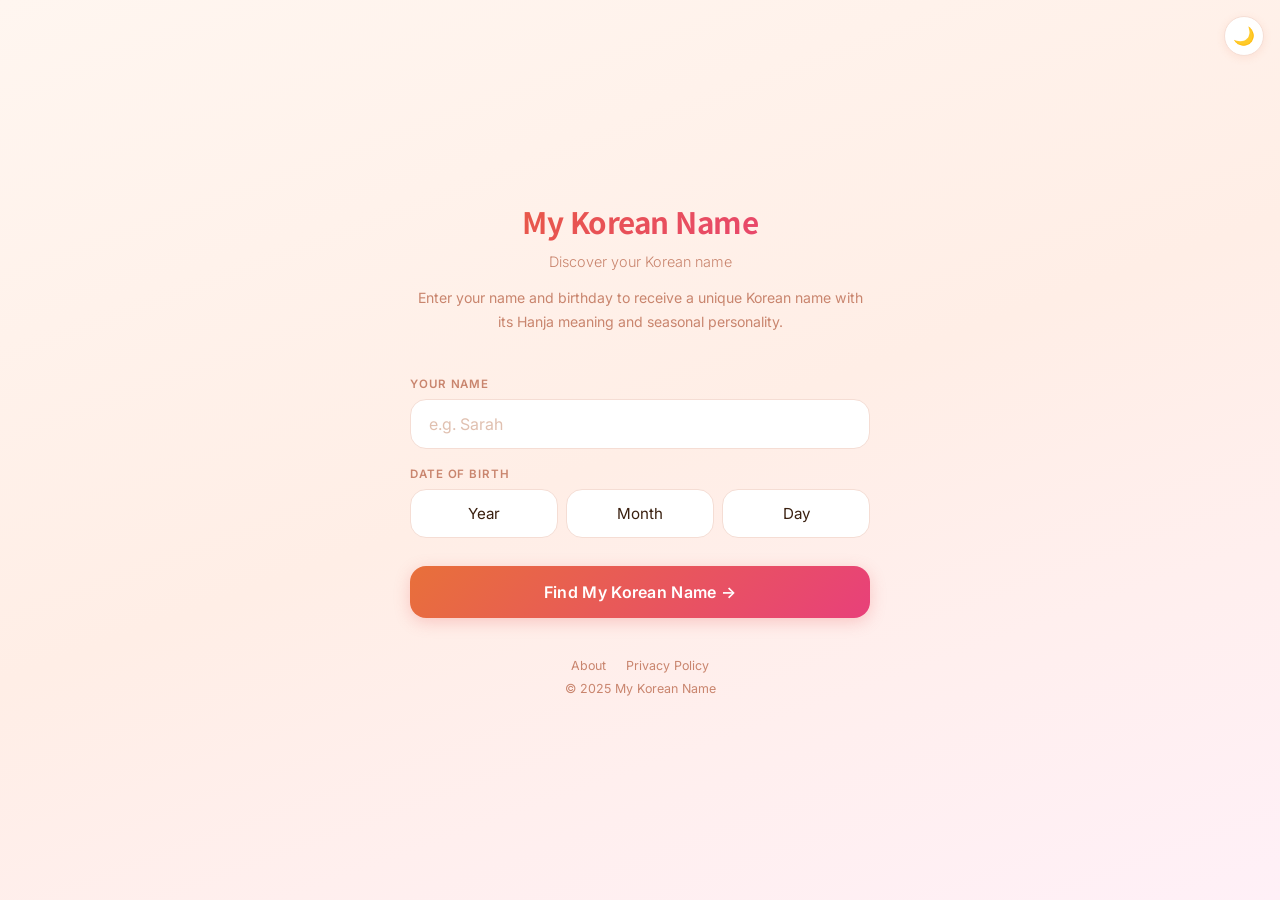
<file: index.html>
<!DOCTYPE html>
<html lang="en">
<head>
  <meta charset="UTF-8">
  <meta name="viewport" content="width=device-width, initial-scale=1.0">
  <title>나의 한국어 이름은 | My Korean Name</title>
  <meta name="description" content="Discover your unique Korean name based on your name and birthday. Free, instant, and rooted in authentic Korean naming traditions.">
  <meta name="google-adsense-account" content="ca-pub-4708598194116747">
  <meta property="og:title" content="My Korean Name — 나의 한국어 이름은">
  <meta property="og:description" content="Find your unique Korean name based on your name and birthday. Each name uses real Korean syllables with Hanja meanings.">
  <meta property="og:type" content="website">
  <meta name="twitter:card" content="summary">
  <meta name="twitter:title" content="My Korean Name — 나의 한국어 이름은">
  <meta name="twitter:description" content="Find your unique Korean name based on your name and birthday. Each name uses real Korean syllables with Hanja meanings.">
  <link rel="stylesheet" href="css/style.css">
  <script async src="https://pagead2.googlesyndication.com/pagead/js/adsbygoogle.js?client=ca-pub-4708598194116747" crossorigin="anonymous"></script>
  <script>
    const t = localStorage.getItem('theme');
    if (t) document.documentElement.dataset.theme = t;
  </script>
  <!-- Google tag (gtag.js) -->
  <script async src="https://www.googletagmanager.com/gtag/js?id=G-Z298E0KPF6"></script>
  <script>
    window.dataLayer = window.dataLayer || [];
    function gtag(){dataLayer.push(arguments);}
    gtag('js', new Date());
    gtag('config', 'G-Z298E0KPF6');
  </script>
</head>
<body>
  <button class="theme-toggle" id="themeToggle" aria-label="Toggle dark mode"></button>
  <div class="container">
    <header>
      <h1 data-i18n="siteTitle">나의 한국어 이름은</h1>
      <p class="subtitle" data-i18n="subtitle">Discover your Korean name</p>
    </header>

    <p class="intro-text" data-i18n="introText">Enter your name and birthday to receive a unique Korean name with its Hanja meaning and seasonal personality.</p>

    <main>
      <form id="nameForm">
        <div class="form-group">
          <label for="nameInput" data-i18n="nameLabel">Your Name</label>
          <input
            type="text"
            id="nameInput"
            placeholder="e.g. Sarah"
            data-i18n-placeholder="namePlaceholder"
            autocomplete="given-name"
            required
          >
        </div>
        <div class="form-group">
          <label data-i18n="birthLabel">Date of Birth</label>
          <div class="date-selects">
            <select id="birthYear" required></select>
            <select id="birthMonth" required></select>
            <select id="birthDay" required></select>
          </div>
        </div>
        <button type="submit" class="btn-main" data-i18n="submitBtn">Find My Korean Name →</button>
      </form>
    </main>

    <footer class="site-footer">
      <nav class="footer-links">
        <a href="about.html">About</a>
        <a href="privacy.html">Privacy Policy</a>
      </nav>
      <p>&copy; 2025 My Korean Name</p>
    </footer>
  </div>

  <script src="js/name-logic.js"></script>
  <script src="js/lang.js"></script>
  <script src="js/main.js"></script>
</body>
</html>
</file>
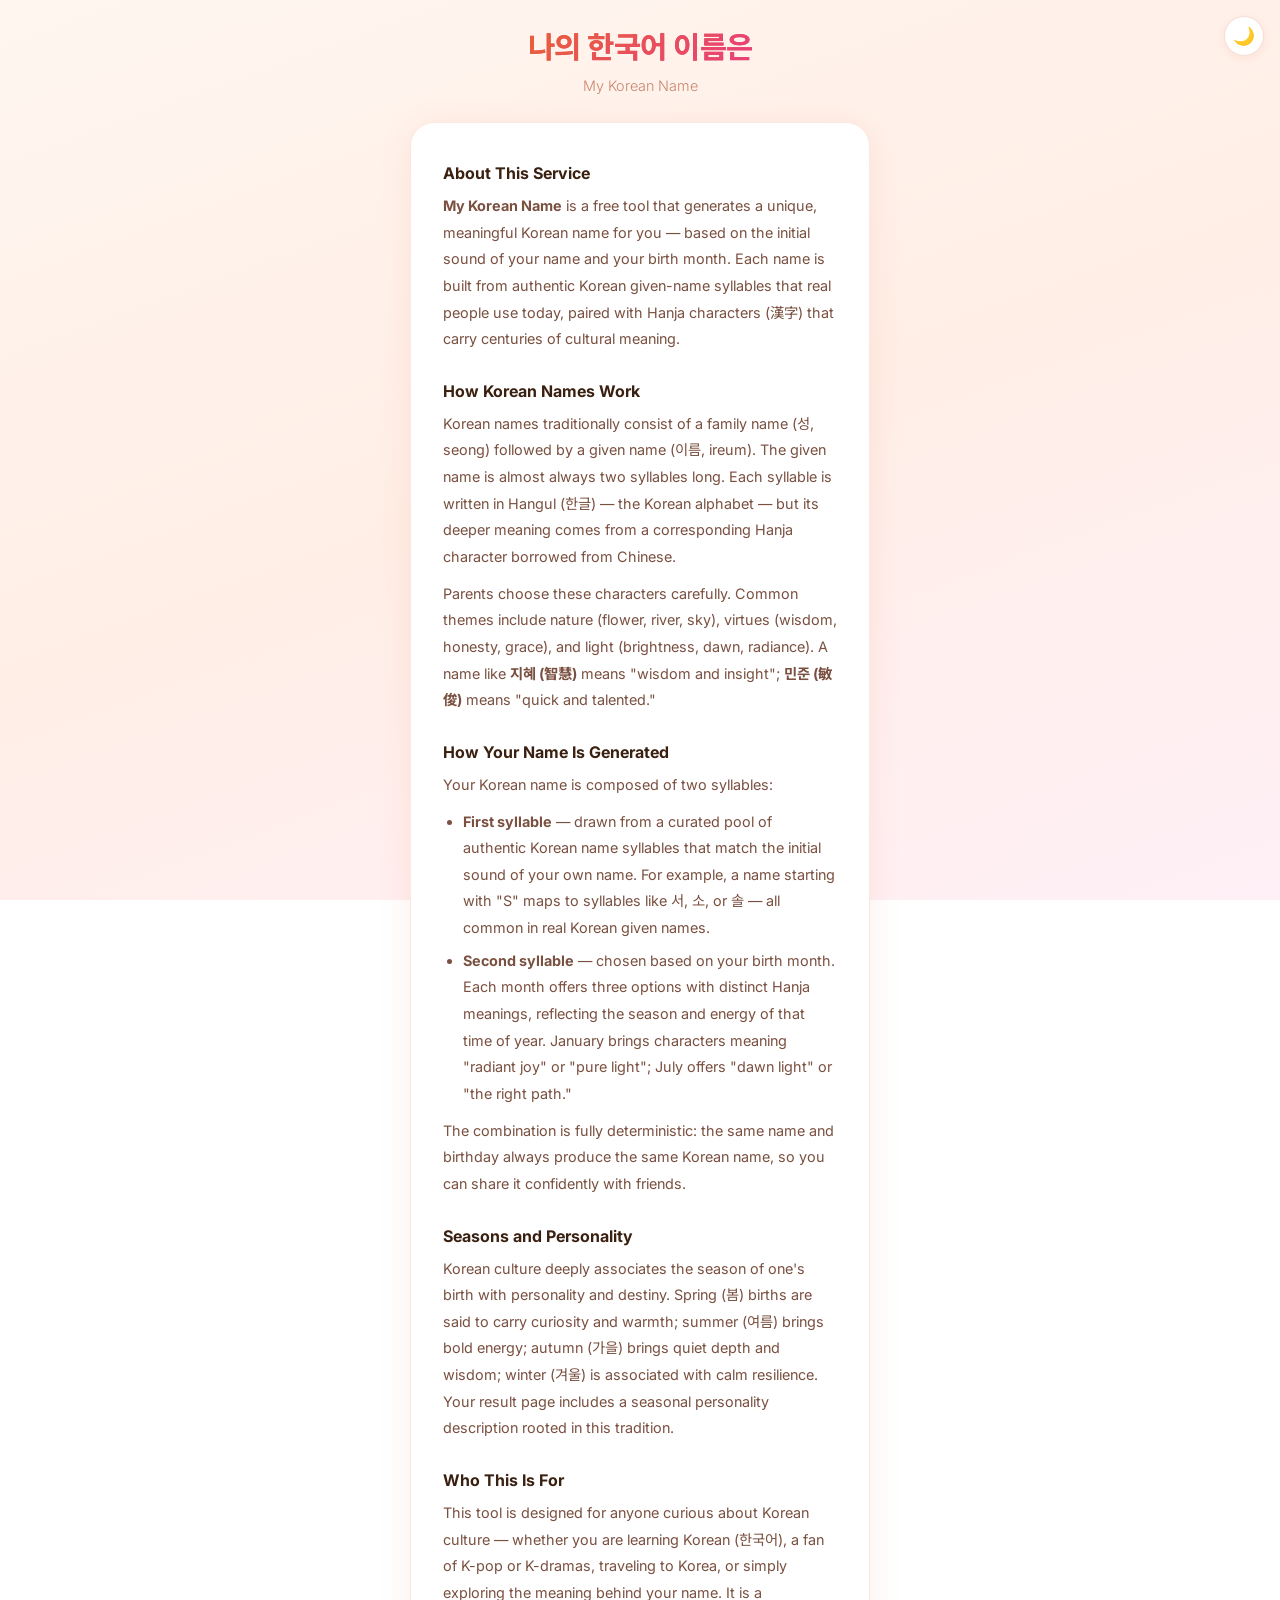
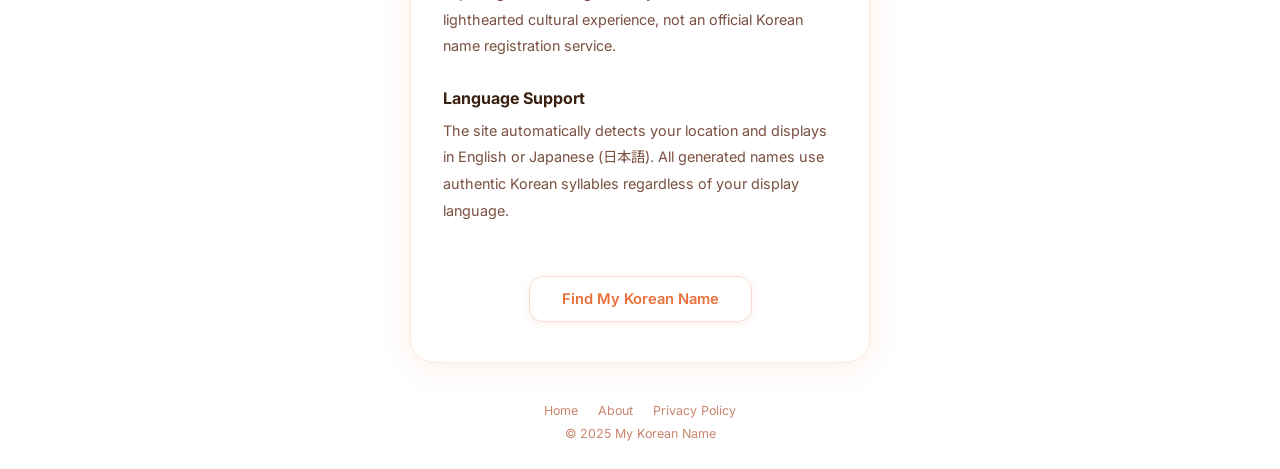
<file: about.html>
<!DOCTYPE html>
<html lang="en">
<head>
  <meta charset="UTF-8">
  <meta name="viewport" content="width=device-width, initial-scale=1.0">
  <title>About | My Korean Name</title>
  <meta name="description" content="Learn how My Korean Name generates a unique, meaningful Korean name for you based on your name and birthday. Discover the beauty of Korean naming traditions.">
  <meta name="google-adsense-account" content="ca-pub-4708598194116747">
  <link rel="stylesheet" href="css/style.css">
  <script async src="https://pagead2.googlesyndication.com/pagead/js/adsbygoogle.js?client=ca-pub-4708598194116747" crossorigin="anonymous"></script>
  <script>
    const t = localStorage.getItem('theme');
    if (t) document.documentElement.dataset.theme = t;
  </script>
  <!-- Google tag (gtag.js) -->
  <script async src="https://www.googletagmanager.com/gtag/js?id=G-Z298E0KPF6"></script>
  <script>
    window.dataLayer = window.dataLayer || [];
    function gtag(){dataLayer.push(arguments);}
    gtag('js', new Date());
    gtag('config', 'G-Z298E0KPF6');
  </script>
</head>
<body>
  <button class="theme-toggle" id="themeToggle" aria-label="Toggle dark mode"></button>
  <div class="container">
    <header>
      <h1 class="site-title-link"><a href="index.html">나의 한국어 이름은</a></h1>
      <p class="subtitle">My Korean Name</p>
    </header>

    <div class="content-card">
      <h2>About This Service</h2>
      <p>
        <strong>My Korean Name</strong> is a free tool that generates a unique, meaningful Korean name
        for you — based on the initial sound of your name and your birth month.
        Each name is built from authentic Korean given-name syllables that real people use today,
        paired with Hanja characters (漢字) that carry centuries of cultural meaning.
      </p>

      <h2>How Korean Names Work</h2>
      <p>
        Korean names traditionally consist of a family name (성, seong) followed by a given name
        (이름, ireum). The given name is almost always two syllables long. Each syllable is written
        in Hangul (한글) — the Korean alphabet — but its deeper meaning comes from a corresponding
        Hanja character borrowed from Chinese.
      </p>
      <p>
        Parents choose these characters carefully. Common themes include nature (flower, river, sky),
        virtues (wisdom, honesty, grace), and light (brightness, dawn, radiance). A name like
        <strong>지혜 (智慧)</strong> means "wisdom and insight"; <strong>민준 (敏俊)</strong>
        means "quick and talented."
      </p>

      <h2>How Your Name Is Generated</h2>
      <p>
        Your Korean name is composed of two syllables:
      </p>
      <ul>
        <li>
          <strong>First syllable</strong> — drawn from a curated pool of authentic Korean name
          syllables that match the initial sound of your own name. For example, a name starting
          with "S" maps to syllables like 서, 소, or 솔 — all common in real Korean given names.
        </li>
        <li>
          <strong>Second syllable</strong> — chosen based on your birth month. Each month offers
          three options with distinct Hanja meanings, reflecting the season and energy of that time
          of year. January brings characters meaning "radiant joy" or "pure light"; July offers
          "dawn light" or "the right path."
        </li>
      </ul>
      <p>
        The combination is fully deterministic: the same name and birthday always produce
        the same Korean name, so you can share it confidently with friends.
      </p>

      <h2>Seasons and Personality</h2>
      <p>
        Korean culture deeply associates the season of one's birth with personality and destiny.
        Spring (봄) births are said to carry curiosity and warmth; summer (여름) brings bold energy;
        autumn (가을) brings quiet depth and wisdom; winter (겨울) is associated with calm resilience.
        Your result page includes a seasonal personality description rooted in this tradition.
      </p>

      <h2>Who This Is For</h2>
      <p>
        This tool is designed for anyone curious about Korean culture — whether you are learning
        Korean (한국어), a fan of K-pop or K-dramas, traveling to Korea, or simply exploring the
        meaning behind your name. It is a lighthearted cultural experience, not an official
        Korean name registration service.
      </p>

      <h2>Language Support</h2>
      <p>
        The site automatically detects your location and displays in English or Japanese (日本語).
        All generated names use authentic Korean syllables regardless of your display language.
      </p>

      <div style="margin-top: 32px; text-align: center;">
        <a href="index.html" class="back-link">Find My Korean Name</a>
      </div>
    </div>

    <footer class="site-footer">
      <nav class="footer-links">
        <a href="index.html">Home</a>
        <a href="about.html">About</a>
        <a href="privacy.html">Privacy Policy</a>
      </nav>
      <p>&copy; 2025 My Korean Name</p>
    </footer>
  </div>

  <script src="js/lang.js"></script>
  <script src="js/main.js"></script>
</body>
</html>
</file>
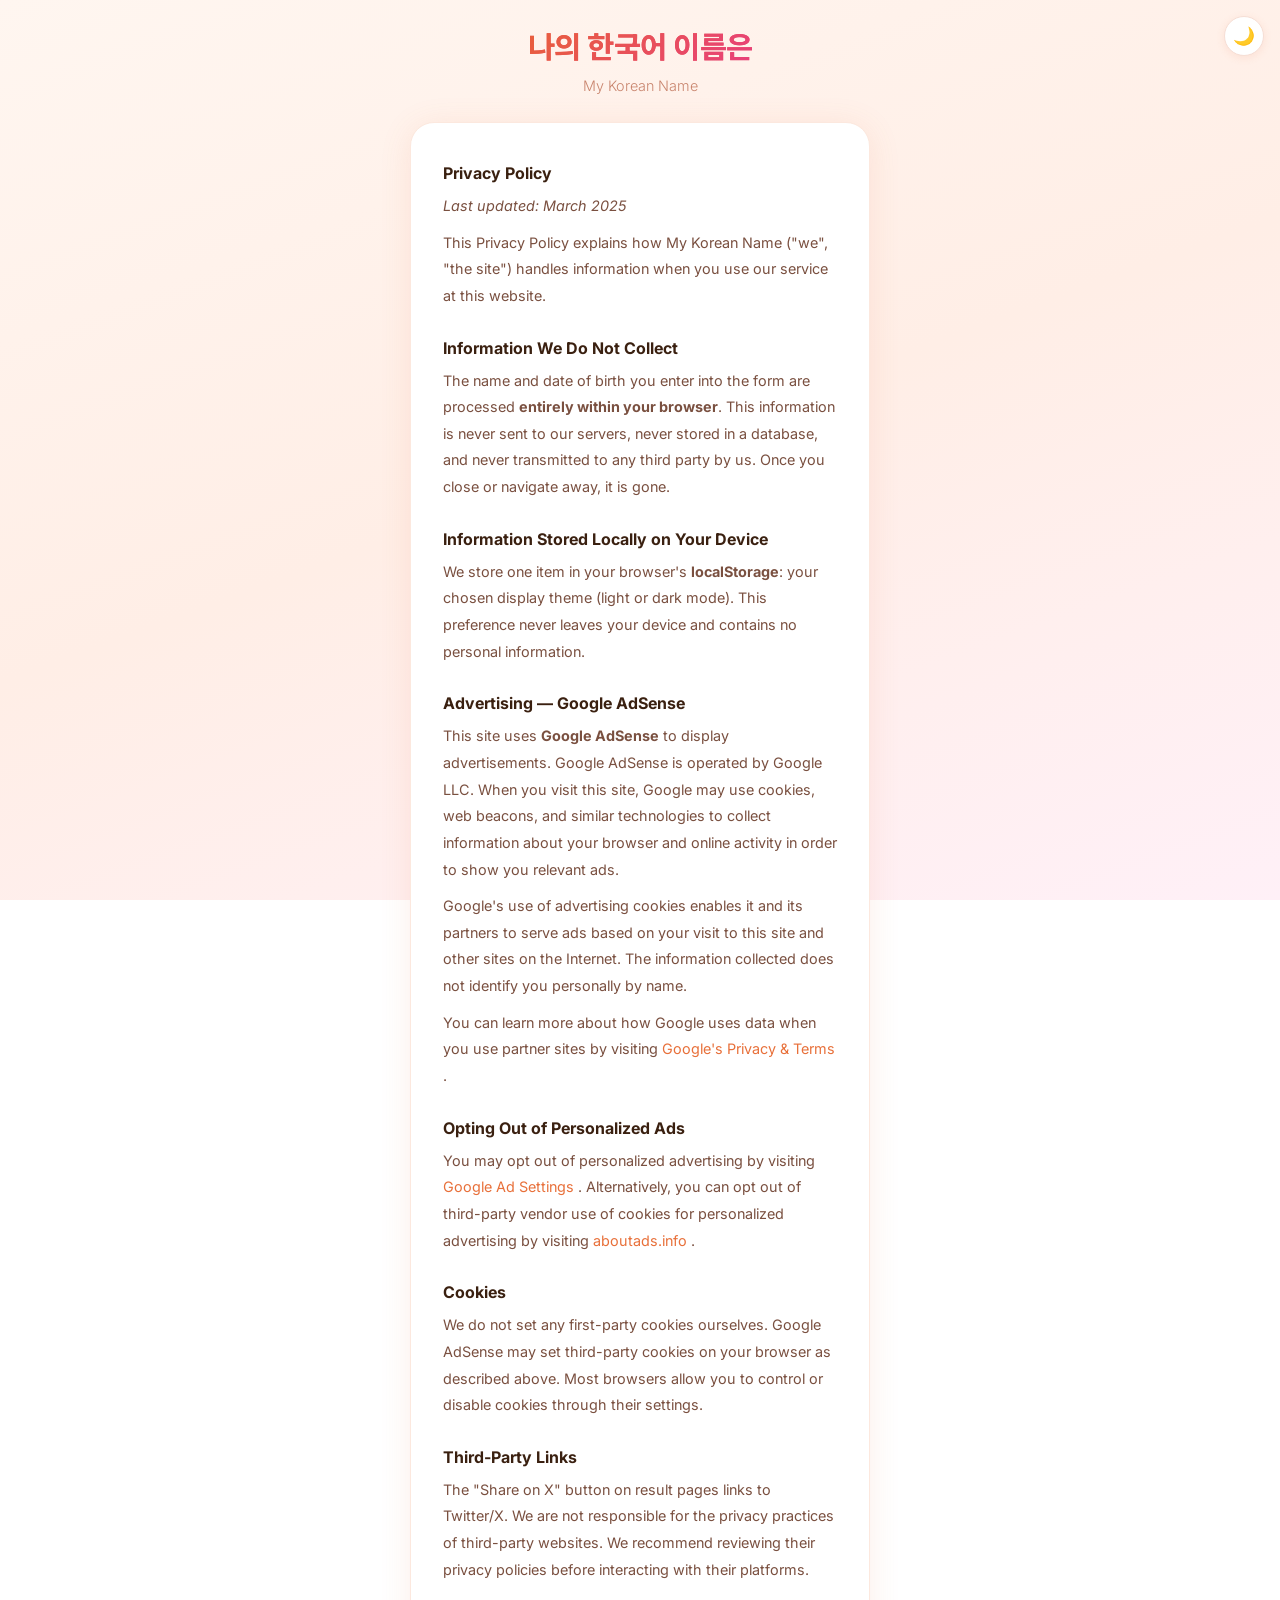
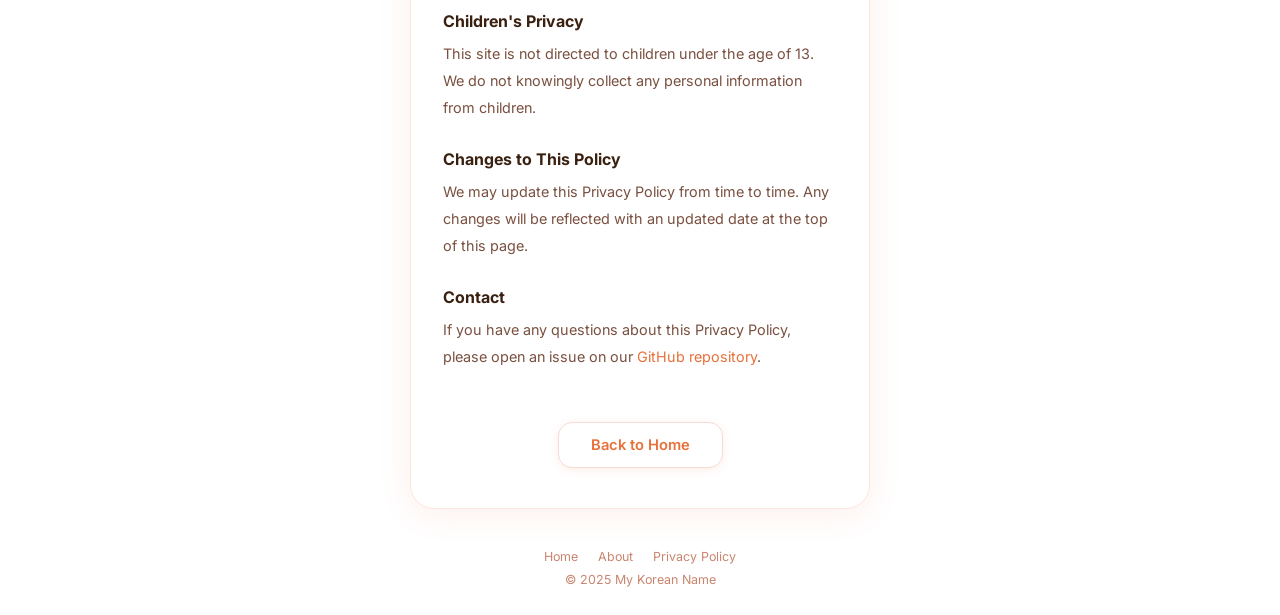
<file: privacy.html>
<!DOCTYPE html>
<html lang="en">
<head>
  <meta charset="UTF-8">
  <meta name="viewport" content="width=device-width, initial-scale=1.0">
  <title>Privacy Policy | My Korean Name</title>
  <meta name="description" content="Privacy Policy for My Korean Name. Learn how we handle your data and how Google AdSense uses cookies on this site.">
  <meta name="google-adsense-account" content="ca-pub-4708598194116747">
  <link rel="stylesheet" href="css/style.css">
  <script async src="https://pagead2.googlesyndication.com/pagead/js/adsbygoogle.js?client=ca-pub-4708598194116747" crossorigin="anonymous"></script>
  <script>
    const t = localStorage.getItem('theme');
    if (t) document.documentElement.dataset.theme = t;
  </script>
  <!-- Google tag (gtag.js) -->
  <script async src="https://www.googletagmanager.com/gtag/js?id=G-Z298E0KPF6"></script>
  <script>
    window.dataLayer = window.dataLayer || [];
    function gtag(){dataLayer.push(arguments);}
    gtag('js', new Date());
    gtag('config', 'G-Z298E0KPF6');
  </script>
</head>
<body>
  <button class="theme-toggle" id="themeToggle" aria-label="Toggle dark mode"></button>
  <div class="container">
    <header>
      <h1 class="site-title-link"><a href="index.html">나의 한국어 이름은</a></h1>
      <p class="subtitle">My Korean Name</p>
    </header>

    <div class="content-card">
      <h2>Privacy Policy</h2>
      <p><em>Last updated: March 2025</em></p>

      <p>
        This Privacy Policy explains how My Korean Name ("we", "the site") handles information
        when you use our service at this website.
      </p>

      <h2>Information We Do Not Collect</h2>
      <p>
        The name and date of birth you enter into the form are processed <strong>entirely within
        your browser</strong>. This information is never sent to our servers, never stored in a
        database, and never transmitted to any third party by us. Once you close or navigate away,
        it is gone.
      </p>

      <h2>Information Stored Locally on Your Device</h2>
      <p>
        We store one item in your browser's <strong>localStorage</strong>: your chosen display
        theme (light or dark mode). This preference never leaves your device and contains no
        personal information.
      </p>

      <h2>Advertising — Google AdSense</h2>
      <p>
        This site uses <strong>Google AdSense</strong> to display advertisements. Google AdSense
        is operated by Google LLC. When you visit this site, Google may use cookies, web beacons,
        and similar technologies to collect information about your browser and online activity in
        order to show you relevant ads.
      </p>
      <p>
        Google's use of advertising cookies enables it and its partners to serve ads based on
        your visit to this site and other sites on the Internet. The information collected does not
        identify you personally by name.
      </p>
      <p>
        You can learn more about how Google uses data when you use partner sites by visiting
        <a href="https://policies.google.com/technologies/partner-sites" target="_blank" rel="noopener noreferrer">
          Google's Privacy &amp; Terms
        </a>.
      </p>

      <h2>Opting Out of Personalized Ads</h2>
      <p>
        You may opt out of personalized advertising by visiting
        <a href="https://www.google.com/settings/ads" target="_blank" rel="noopener noreferrer">
          Google Ad Settings
        </a>.
        Alternatively, you can opt out of third-party vendor use of cookies for personalized
        advertising by visiting
        <a href="https://www.aboutads.info/choices/" target="_blank" rel="noopener noreferrer">
          aboutads.info
        </a>.
      </p>

      <h2>Cookies</h2>
      <p>
        We do not set any first-party cookies ourselves. Google AdSense may set third-party
        cookies on your browser as described above. Most browsers allow you to control or
        disable cookies through their settings.
      </p>

      <h2>Third-Party Links</h2>
      <p>
        The "Share on X" button on result pages links to Twitter/X. We are not responsible for
        the privacy practices of third-party websites. We recommend reviewing their privacy policies
        before interacting with their platforms.
      </p>

      <h2>Children's Privacy</h2>
      <p>
        This site is not directed to children under the age of 13. We do not knowingly collect
        any personal information from children.
      </p>

      <h2>Changes to This Policy</h2>
      <p>
        We may update this Privacy Policy from time to time. Any changes will be reflected with
        an updated date at the top of this page.
      </p>

      <h2>Contact</h2>
      <p>
        If you have any questions about this Privacy Policy, please open an issue on our
        <a href="https://github.com" target="_blank" rel="noopener noreferrer">GitHub repository</a>.
      </p>

      <div style="margin-top: 32px; text-align: center;">
        <a href="index.html" class="back-link">Back to Home</a>
      </div>
    </div>

    <footer class="site-footer">
      <nav class="footer-links">
        <a href="index.html">Home</a>
        <a href="about.html">About</a>
        <a href="privacy.html">Privacy Policy</a>
      </nav>
      <p>&copy; 2025 My Korean Name</p>
    </footer>
  </div>

  <script src="js/lang.js"></script>
  <script src="js/main.js"></script>
</body>
</html>
</file>
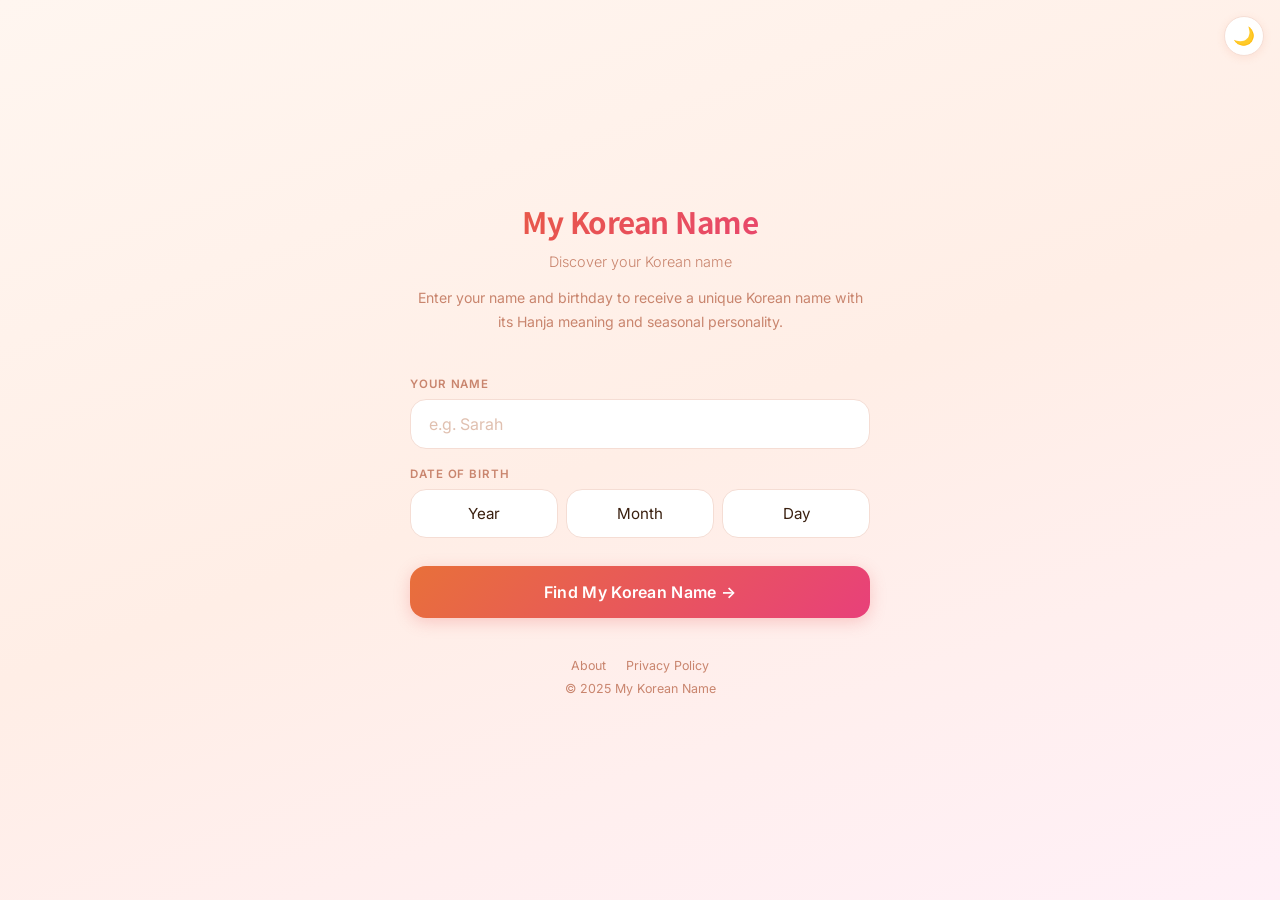
<file: result.html>
<!DOCTYPE html>
<html lang="en">
<head>
  <meta charset="UTF-8">
  <meta name="viewport" content="width=device-width, initial-scale=1.0">
  <title>나의 한국어 이름은 | My Korean Name</title>
  <meta name="description" content="Your unique Korean name generated from your name and birthday. Includes Hanja meaning and seasonal personality.">
  <meta name="google-adsense-account" content="ca-pub-4708598194116747">
  <meta property="og:title" content="My Korean Name — 나의 한국어 이름은">
  <meta property="og:description" content="Discover your unique Korean name with Hanja meaning and seasonal personality.">
  <meta property="og:type" content="website">
  <meta name="twitter:card" content="summary">
  <meta name="twitter:title" content="My Korean Name — 나의 한국어 이름은">
  <meta name="twitter:description" content="Discover your unique Korean name with Hanja meaning and seasonal personality.">
  <link rel="stylesheet" href="css/style.css">
  <script async src="https://pagead2.googlesyndication.com/pagead/js/adsbygoogle.js?client=ca-pub-4708598194116747" crossorigin="anonymous"></script>
  <script>
    const t = localStorage.getItem('theme');
    if (t) document.documentElement.dataset.theme = t;
  </script>
  <!-- Google tag (gtag.js) -->
  <script async src="https://www.googletagmanager.com/gtag/js?id=G-Z298E0KPF6"></script>
  <script>
    window.dataLayer = window.dataLayer || [];
    function gtag(){dataLayer.push(arguments);}
    gtag('js', new Date());
    gtag('config', 'G-Z298E0KPF6');
  </script>
</head>
<body>
  <button class="theme-toggle" id="themeToggle" aria-label="Toggle dark mode"></button>
  <div class="container">
    <header>
      <h1 data-i18n="siteTitle">나의 한국어 이름은</h1>
      <p class="subtitle" id="inputName"></p>
    </header>

    <div class="result-card">
      <div class="season-badge" id="seasonBadge"></div>

      <p class="result-name-intro" id="nameIntro">Your Korean name is</p>
      <div class="result-korean-name" id="koreanName"></div>
      <div class="result-hanja" id="hanja"></div>
      <div class="result-pronunciation" id="pronunciation"></div>

      <div class="divider"></div>

      <div class="result-section">
        <div class="result-section-label" id="meaningLabel">Name Meaning</div>
        <p class="result-section-text" id="nameMeaning"></p>
      </div>

      <div class="result-section">
        <div class="result-section-label" id="personalityLabel">Your Character</div>
        <p class="result-section-text" id="personality"></p>
      </div>

      <div class="share-section">
        <div class="share-label" id="shareLabel">Share</div>
        <div class="share-buttons">
          <button class="btn-share btn-copy" id="copyBtn">Copy Link</button>
          <a class="btn-share btn-twitter" id="twitterBtn" href="#" target="_blank" rel="noopener noreferrer">Share on X</a>
        </div>
      </div>
    </div>

    <a href="index.html" class="back-link" id="backLink">&larr; Try another name</a>

    <footer class="site-footer">
      <nav class="footer-links">
        <a href="about.html">About</a>
        <a href="privacy.html">Privacy Policy</a>
      </nav>
      <p>&copy; 2025 My Korean Name</p>
    </footer>
  </div>

  <script src="js/name-logic.js"></script>
  <script src="js/lang.js"></script>
  <script src="js/main.js"></script>
</body>
</html>
</file>
<file: css/style.css>
@import url('https://fonts.googleapis.com/css2?family=Noto+Sans+KR:wght@300;400;700&family=Inter:wght@300;400;600&display=swap');

/* ── Theme variables ─────────────────────────────────────── */
:root {
  --body-bg:          linear-gradient(160deg, #fff6f0 0%, #ffeee6 50%, #fff0f7 100%);
  --surface:          #ffffff;
  --text:             #3a2010;
  --text-muted:       #c9856e;
  --text-body:        #7a5040;
  --text-label:       #c9a090;
  --border:           #f5ddd4;
  --card-border:      #fce8de;
  --card-shadow:      rgba(232, 112, 74, 0.12);
  --input-bg:         #ffffff;
  --placeholder:      #e0c0b0;
  --divider:          linear-gradient(90deg, transparent, #f5ddd4, transparent);
  --badge-bg:         linear-gradient(135deg, #fff0e6, #ffe4f0);
  --badge-color:      #d4633a;
  --badge-border:     #f5d4c4;
  --hanja-color:      #e8a080;
  --copy-bg:          #fff0e8;
  --copy-color:       #c9705a;
  --copy-border:      #f5ddd4;
  --back-bg:          #ffffff;
  --back-color:       #c9705a;
  --back-border:      #f5ddd4;
  --back-hover-bg:    #fff5f0;
  --toggle-bg:        #ffffff;
  --toggle-border:    #f5ddd4;
  --toggle-icon:      '🌙';
}

[data-theme="dark"] {
  --body-bg:          linear-gradient(160deg, #1c0f08 0%, #20090e 50%, #1a0c14 100%);
  --surface:          #28150d;
  --text:             #faeae0;
  --text-muted:       #e0907a;
  --text-body:        #e8c8b8;
  --text-label:       #c08870;
  --border:           #9a5840;
  --card-border:      #4a2418;
  --card-shadow:      rgba(0, 0, 0, 0.35);
  --input-bg:         #50281a;
  --placeholder:      #a07060;
  --divider:          linear-gradient(90deg, transparent, #3d2015, transparent);
  --badge-bg:         linear-gradient(135deg, #2a1208, #280810);
  --badge-color:      #f0a080;
  --badge-border:     #3d2010;
  --hanja-color:      #e09070;
  --copy-bg:          #3a1e10;
  --copy-color:       #f0a080;
  --copy-border:      #9a5840;
  --back-bg:          #3a1e10;
  --back-color:       #f0a080;
  --back-border:      #9a5840;
  --back-hover-bg:    #4a2818;
  --toggle-bg:        #3a1e10;
  --toggle-border:    #9a5840;
}

/* ── Reset ───────────────────────────────────────────────── */
*, *::before, *::after {
  box-sizing: border-box;
  margin: 0;
  padding: 0;
}

body {
  font-family: 'Inter', 'Noto Sans KR', sans-serif;
  background: var(--body-bg);
  background-attachment: fixed;
  min-height: 100vh;
  display: flex;
  align-items: center;
  justify-content: center;
  padding: 24px 16px;
  color: var(--text);
  transition: color 0.3s;
}

.container {
  width: 100%;
  max-width: 460px;
  text-align: center;
}

/* ── Theme toggle button ─────────────────────────────────── */
.theme-toggle {
  position: fixed;
  top: 16px;
  right: 16px;
  width: 40px;
  height: 40px;
  border-radius: 50%;
  border: 1.5px solid var(--toggle-border);
  background: var(--toggle-bg);
  font-size: 1.1rem;
  cursor: pointer;
  display: flex;
  align-items: center;
  justify-content: center;
  box-shadow: 0 2px 8px var(--card-shadow);
  transition: transform 0.2s, box-shadow 0.2s, background 0.3s, border-color 0.3s;
  z-index: 100;
}
.theme-toggle:hover {
  transform: scale(1.12);
  box-shadow: 0 4px 14px var(--card-shadow);
}

/* ── Header ──────────────────────────────────────────────── */
header h1 {
  font-family: 'Noto Sans KR', sans-serif;
  font-size: 1.85rem;
  font-weight: 700;
  letter-spacing: -0.5px;
  background: linear-gradient(135deg, #e8603a, #e8407a);
  -webkit-background-clip: text;
  -webkit-text-fill-color: transparent;
  background-clip: text;
}

header .subtitle {
  margin-top: 10px;
  font-size: 0.9rem;
  color: var(--text-muted);
  font-weight: 300;
  transition: color 0.3s;
}

/* ── Form ────────────────────────────────────────────────── */
main {
  margin-top: 44px;
}

.form-group {
  margin-bottom: 18px;
  text-align: left;
}

.form-group label {
  display: block;
  font-size: 0.72rem;
  font-weight: 600;
  color: var(--text-muted);
  text-transform: uppercase;
  letter-spacing: 0.9px;
  margin-bottom: 8px;
  transition: color 0.3s;
}

.form-group input {
  width: 100%;
  padding: 14px 18px;
  border: 1.5px solid var(--border);
  border-radius: 16px;
  font-size: 1rem;
  font-family: inherit;
  background: var(--input-bg);
  color: var(--text);
  outline: none;
  transition: border-color 0.2s, box-shadow 0.2s, background 0.3s, color 0.3s;
}

.form-group input:focus {
  border-color: #e8703a;
  box-shadow: 0 0 0 3px rgba(232, 112, 58, 0.15);
}

.form-group input::placeholder {
  color: var(--placeholder);
}

/* ── Date selects ────────────────────────────────────────── */
.date-selects {
  display: flex;
  gap: 8px;
}

.date-selects select {
  flex: 1;
  padding: 14px 8px;
  border: 1.5px solid var(--border);
  border-radius: 16px;
  font-size: 0.95rem;
  font-family: inherit;
  background: var(--input-bg);
  color: var(--text);
  outline: none;
  transition: border-color 0.2s, box-shadow 0.2s, background 0.3s, color 0.3s;
  cursor: pointer;
  appearance: none;
  -webkit-appearance: none;
  text-align: center;
}

.date-selects select:focus {
  border-color: #e8703a;
  box-shadow: 0 0 0 3px rgba(232, 112, 58, 0.15);
}

/* ── Submit button ───────────────────────────────────────── */
.btn-main {
  width: 100%;
  margin-top: 10px;
  padding: 16px;
  background: linear-gradient(135deg, #e8703a, #e8407a);
  color: #fff;
  border: none;
  border-radius: 16px;
  font-size: 1rem;
  font-weight: 600;
  font-family: inherit;
  cursor: pointer;
  transition: opacity 0.2s, transform 0.1s, box-shadow 0.2s;
  box-shadow: 0 4px 16px rgba(232, 80, 80, 0.25);
  letter-spacing: 0.3px;
}

.btn-main:hover {
  opacity: 0.9;
  transform: translateY(-2px);
  box-shadow: 0 6px 20px rgba(232, 80, 80, 0.35);
}
.btn-main:active { transform: translateY(0); }

/* ── Result card ─────────────────────────────────────────── */
.result-card {
  background: var(--surface);
  border-radius: 24px;
  padding: 40px 32px;
  box-shadow: 0 4px 32px var(--card-shadow);
  margin-top: 28px;
  border: 1px solid var(--card-border);
  transition: background 0.3s, border-color 0.3s, box-shadow 0.3s;
}

.season-badge {
  display: inline-block;
  padding: 5px 16px;
  background: var(--badge-bg);
  color: var(--badge-color);
  border-radius: 20px;
  font-size: 0.82rem;
  font-weight: 600;
  margin-bottom: 20px;
  border: 1px solid var(--badge-border);
  transition: background 0.3s, color 0.3s, border-color 0.3s;
}

.result-name-intro {
  font-size: 0.85rem;
  color: var(--text-label);
  margin-bottom: 12px;
  font-weight: 400;
  transition: color 0.3s;
}

.result-korean-name {
  font-family: 'Noto Sans KR', sans-serif;
  font-size: 4.5rem;
  font-weight: 700;
  letter-spacing: 12px;
  line-height: 1;
  background: linear-gradient(135deg, #e8603a, #e8407a);
  -webkit-background-clip: text;
  -webkit-text-fill-color: transparent;
  background-clip: text;
}

.result-hanja {
  font-size: 1.3rem;
  color: var(--hanja-color);
  margin-top: 10px;
  letter-spacing: 6px;
  transition: color 0.3s;
}

.result-pronunciation {
  font-size: 1rem;
  color: var(--text-label);
  margin-top: 8px;
  font-style: italic;
  transition: color 0.3s;
}

.divider {
  height: 1px;
  background: var(--divider);
  margin: 28px 0;
  transition: background 0.3s;
}

.result-section {
  text-align: left;
  margin-bottom: 22px;
}

.result-section-label {
  font-size: 0.7rem;
  font-weight: 600;
  text-transform: uppercase;
  letter-spacing: 1px;
  color: var(--text-label);
  margin-bottom: 8px;
  transition: color 0.3s;
}

.result-section-text {
  font-size: 0.92rem;
  color: var(--text-body);
  line-height: 1.8;
  transition: color 0.3s;
}

/* ── Share buttons ───────────────────────────────────────── */
.share-section {
  margin-top: 28px;
}

.share-label {
  font-size: 0.7rem;
  font-weight: 600;
  text-transform: uppercase;
  letter-spacing: 1px;
  color: var(--text-label);
  margin-bottom: 12px;
  transition: color 0.3s;
}

.share-buttons {
  display: flex;
  gap: 10px;
}

.btn-share {
  flex: 1;
  padding: 12px;
  border-radius: 14px;
  font-size: 0.88rem;
  font-weight: 600;
  font-family: inherit;
  cursor: pointer;
  border: none;
  transition: opacity 0.2s, transform 0.1s, background 0.3s, color 0.3s;
  text-decoration: none;
  display: flex;
  align-items: center;
  justify-content: center;
}

.btn-share:hover  { opacity: 0.85; transform: translateY(-1px); }
.btn-share:active { transform: translateY(0); }

.btn-copy {
  background: var(--copy-bg);
  color: var(--copy-color);
  border: 1px solid var(--copy-border) !important;
}
.btn-twitter {
  background: linear-gradient(135deg, #e8703a, #e8407a);
  color: #fff;
}

/* ── Back link ───────────────────────────────────────────── */
.back-link {
  display: inline-block;
  margin-top: 20px;
  padding: 13px 32px;
  background: var(--back-bg);
  color: var(--back-color);
  font-size: 0.92rem;
  font-weight: 600;
  text-decoration: none;
  border-radius: 14px;
  border: 1.5px solid var(--back-border);
  transition: background 0.2s, border-color 0.2s, transform 0.1s, box-shadow 0.2s, color 0.3s;
  box-shadow: 0 2px 8px var(--card-shadow);
}
.back-link:hover {
  background: var(--back-hover-bg);
  border-color: #e8703a;
  transform: translateY(-1px);
  box-shadow: 0 4px 14px var(--card-shadow);
}

/* ── Intro text (index) ──────────────────────────────────── */
.intro-text {
  margin-top: 16px;
  font-size: 0.88rem;
  color: var(--text-muted);
  line-height: 1.7;
  transition: color 0.3s;
}

/* ── Site title link (about/privacy pages) ───────────────── */
.site-title-link a {
  font-family: 'Noto Sans KR', sans-serif;
  font-size: 1.85rem;
  font-weight: 700;
  letter-spacing: -0.5px;
  background: linear-gradient(135deg, #e8603a, #e8407a);
  -webkit-background-clip: text;
  -webkit-text-fill-color: transparent;
  background-clip: text;
  text-decoration: none;
}

/* ── Content pages (about, privacy) ─────────────────────── */
.content-card {
  background: var(--surface);
  border-radius: 24px;
  padding: 40px 32px;
  box-shadow: 0 4px 32px var(--card-shadow);
  margin-top: 28px;
  border: 1px solid var(--card-border);
  text-align: left;
  transition: background 0.3s, border-color 0.3s, box-shadow 0.3s;
}

.content-card h2 {
  font-size: 1rem;
  font-weight: 700;
  color: var(--text);
  margin-bottom: 10px;
  margin-top: 28px;
  transition: color 0.3s;
}

.content-card h2:first-child {
  margin-top: 0;
}

.content-card p {
  font-size: 0.9rem;
  color: var(--text-body);
  line-height: 1.85;
  margin-bottom: 10px;
  transition: color 0.3s;
}

.content-card ul {
  font-size: 0.9rem;
  color: var(--text-body);
  line-height: 1.85;
  margin-bottom: 10px;
  padding-left: 20px;
  transition: color 0.3s;
}

.content-card ul li {
  margin-bottom: 6px;
}

.content-card a {
  color: #e8703a;
  text-decoration: none;
}

.content-card a:hover {
  text-decoration: underline;
}

/* ── Footer ──────────────────────────────────────────────── */
.site-footer {
  margin-top: 28px;
  padding: 12px 0 4px;
  text-align: center;
  font-size: 0.78rem;
  color: var(--text-muted);
  transition: color 0.3s;
}

.footer-links {
  display: flex;
  justify-content: center;
  gap: 20px;
  margin-bottom: 8px;
}

.footer-links a {
  color: var(--text-muted);
  text-decoration: none;
  transition: color 0.2s;
}

.footer-links a:hover {
  color: var(--text);
}

/* ── Mobile ──────────────────────────────────────────────── */
@media (max-width: 480px) {
  .result-korean-name { font-size: 3.5rem; letter-spacing: 8px; }
  .result-card { padding: 32px 24px; }
  .content-card { padding: 32px 24px; }
}
</file>
